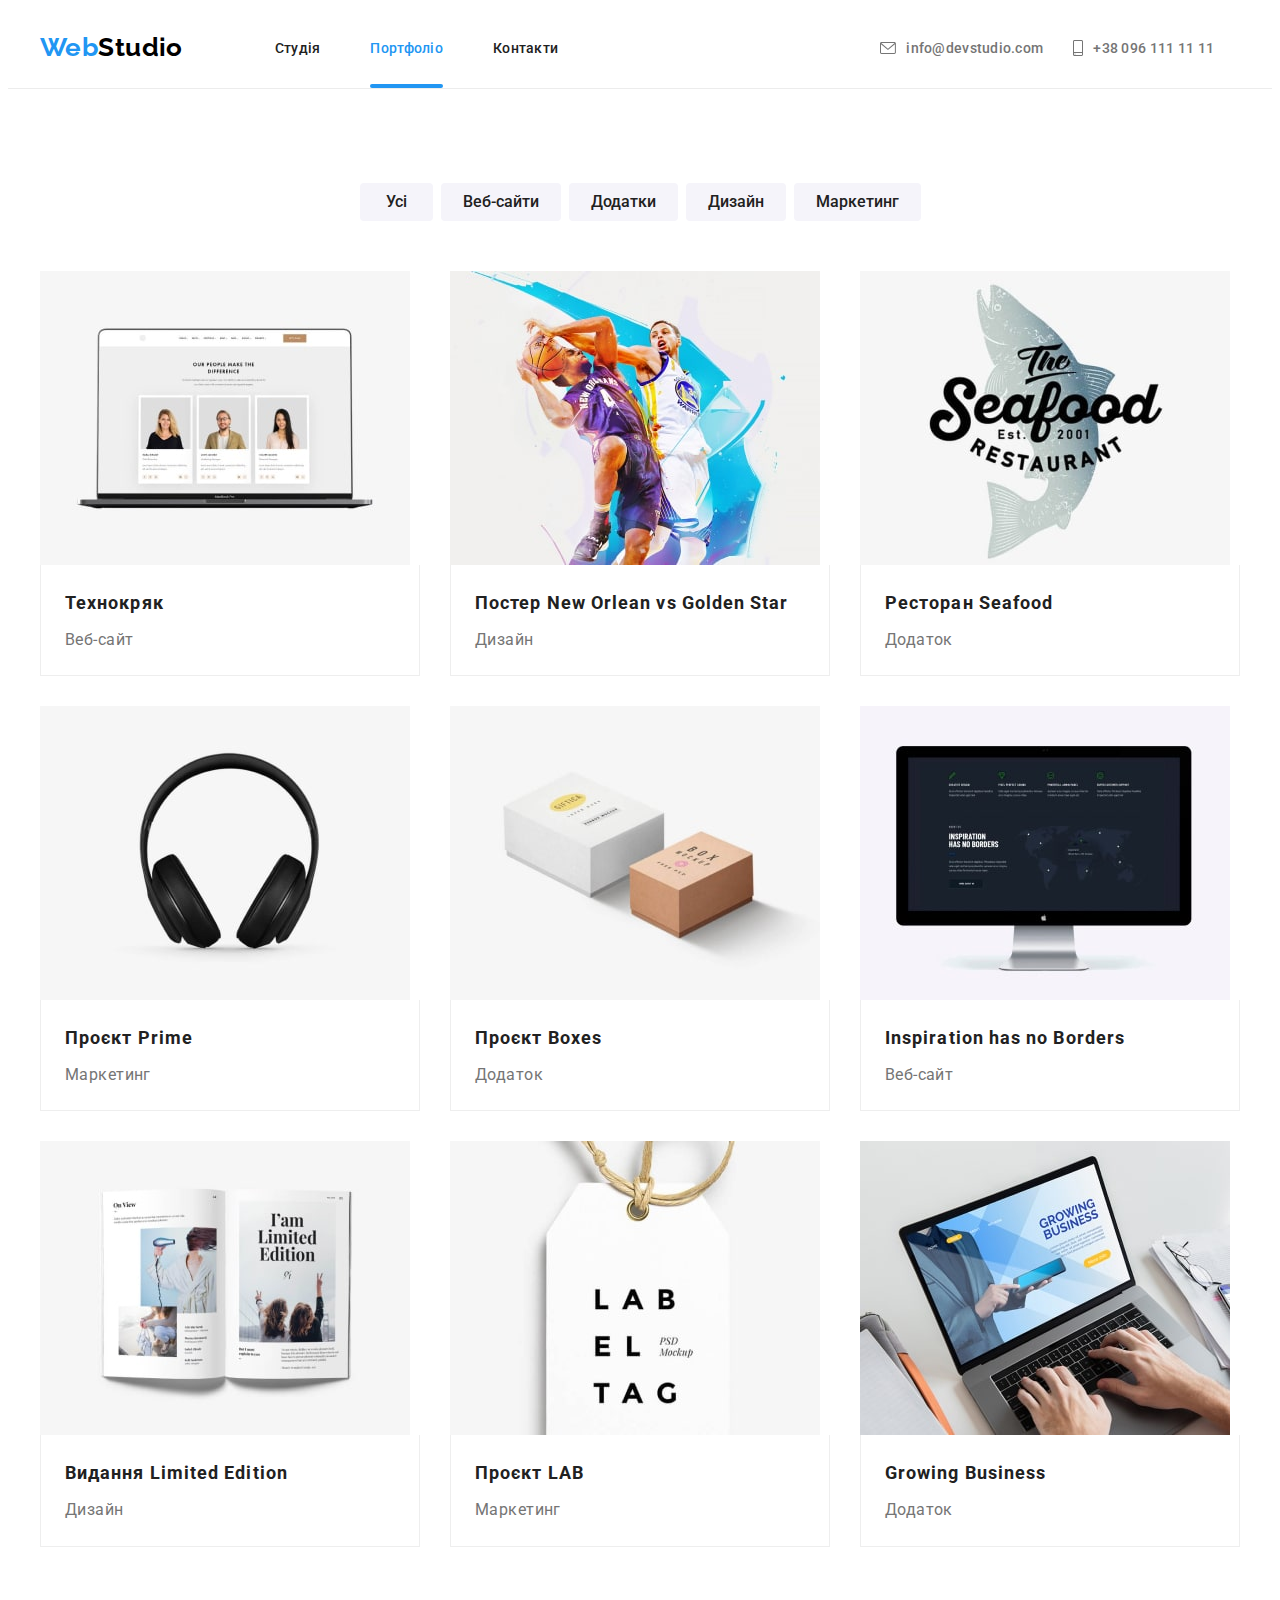
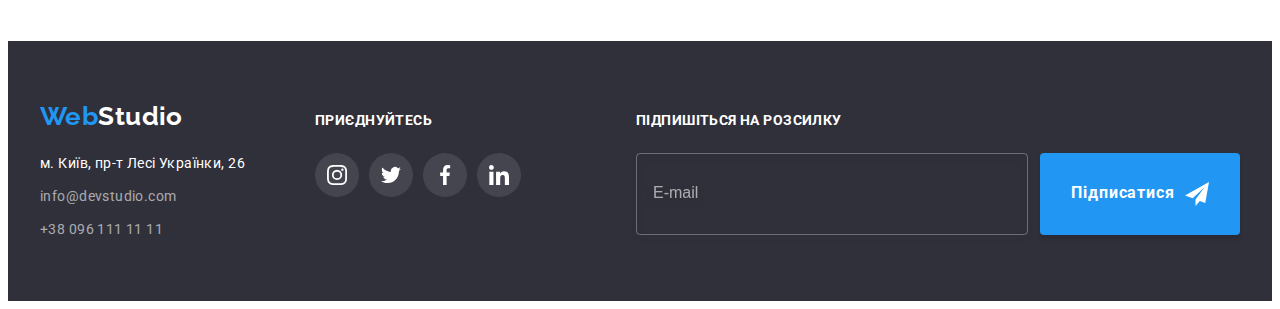
<file: portfolio.html>
<!DOCTYPE html>
<html lang="uk">
  <head>
    <meta charset="UTF-8" />
    <meta http-equiv="X-UA-Compatible" content="IE=edge" />
    <meta name="viewport" content="width=device-width, initial-scale=1.0" />
    <title lang="en">WebStudio</title>
    <link rel="preconnect" href="https://fonts.googleapis.com" />
    <link rel="preconnect" href="https://fonts.gstatic.com" crossorigin />
    <link
      href="https://fonts.googleapis.com/css2?family=Raleway:wght@700&family=Roboto:wght@400;500;700;900&display=swap"
      rel="stylesheet"
    />
    <link
      rel="stylesheet"
      href="https://cdnjs.cloudflare.com/ajax/libs/modern-normalize/1.1.0/modern-normalize.min.css"
      integrity="sha512-wpPYUAdjBVSE4KJnH1VR1HeZfpl1ub8YT/NKx4PuQ5NmX2tKuGu6U/JRp5y+Y8XG2tV+wKQpNHVUX03MfMFn9Q=="
      crossorigin="anonymous"
      referrerpolicy="no-referrer"
    />
    <link rel="stylesheet" href="./css/main.min.css" />
  </head>
  <body>
    <!-- about webstudio - navigation-->
    <header class="page-header">
      <div class="container">
        <nav class="nav">
          <a href="./index.html" lang="en" class="logo link"
            ><span class="logo-web">Web</span>Studio</a
          >

          <!-- <button type="button" class="menu-button is-open" data-menu-button>
            <svg
              width="40"
              heigh="40"
              aria-expanded="false"
              aria-controls="menu-container"
              aria-label="Перемикач мобільного меню"
            >
            <use
                class="icon-close"
                href="./images/icons.svg#mobile-close"
              ></use>
              <use class="icon-menu" href="./images/icons.svg#mobile-menu"></use>
            </svg>
          </button> -->

          <button
            class="menu-toggle js-open-menu"
            aria-expanded="false"
            aria-controls="mobile-menu"
          >
            <svg width="40" height="40">
              <use class="icon-menu" href="./images/icons.svg#mobile-menu"></use>
            </svg>
          </button>

          <!-- <div class="menu-containar is is-open" id="menu-container" data-menu> -->

          <div class="menu">
            <ul class="site-nav list">
              <li class="item">
                <a href="./index.html" class="link">Студія</a>
              </li>
              <li class="item">
                <a href="./portfolio.html" class="link current">Портфоліо</a>
              </li>
              <li class="item">
                <a href="" class="link">Контакти</a>
              </li>
            </ul>

            <ul class="auth-nav list">
              <li class="item">
                <a href="mailto:info@devstudio.com" class="contacts link mail"
                  ><svg class="icon-auth" width="14" height="10">
                    <use href="./images/icons.svg#icon-mail"></use></svg
                  >info@devstudio.com</a
                >
              </li>
              <li class="item">
                <a href="tel:+380961111111" class="contacts link phone"
                  ><svg class="icon-auth" width="10" height="14">
                    <use href="./images/icons.svg#icon-tel"></use></svg
                  >+38 096 111 11 11</a
                >
              </li>
            </ul>
          </div>
        </nav>
      </div>
    </header>

    <main>
      <!-- Filters and Projects Section -->
      <section class="section">
        <div class="container">
          <h1 class="visually-hidden">Фільтр проєктів з посиланнями</h1>
          <ul class="list filters-list">
            <li class="item">
              <button type="button" class="button secondary">Усі</button>
            </li>
            <li class="item">
              <button type="button" class="button">Веб-сайти</button>
            </li>
            <li class="item">
              <button type="button" class="button">Додатки</button>
            </li>
            <li class="item">
              <button type="button" class="button">Дизайн</button>
            </li>
            <li class="item">
              <button type="button" class="button">Маркетинг</button>
            </li>
          </ul>
          <ul class="projects list">
            <li class="item">
              <a href="" class="link">
                <div class="projects-thumb">
                  <img src="./images/hw-2/hw-2-1.jpg" alt="Технокряк" width="370" height="294" />
                  <div class="projects-overlay">
                    <p class="projects-description">
                      Ресурс пропонує комплексні пропозиції з різним рівнем функціоналу та сервісів.
                      Все це дозволить відвідувачу отримати вичерпні відомості про компанію чи
                      приватну особу.
                    </p>
                  </div>
                </div>
                <div class="projects-card">
                  <h2 class="projects-title">Технокряк</h2>
                  <p class="projects-text">Веб-сайт</p>
                </div>
              </a>
            </li>
            <li class="item">
              <a href="" class="link">
                <div class="projects-thumb">
                  <img src="./images/hw-2/hw-2-2.jpg" alt="Постер" width="370" height="294" />
                  <div class="projects-overlay">
                    <p class="projects-description">
                      Ресурс пропонує комплексні пропозиції з різним рівнем функціоналу та сервісів.
                      Все це дозволить відвідувачу отримати вичерпні відомості про компанію чи
                      приватну особу.
                    </p>
                  </div>
                </div>
                <div class="projects-card">
                  <h2 class="projects-title">
                    Постер <span lang="en">New Orlean vs Golden Star</span>
                  </h2>
                  <p class="projects-text">Дизайн</p>
                </div>
              </a>
            </li>
            <li class="item">
              <a href="" class="link">
                <div class="projects-thumb">
                  <img src="./images/hw-2/hw-2-3.jpg" alt="Ресторан" width="370" height="294" />
                  <div class="projects-overlay">
                    <p class="projects-description">
                      Ресурс пропонує комплексні пропозиції з різним рівнем функціоналу та сервісів.
                      Все це дозволить відвідувачу отримати вичерпні відомості про компанію чи
                      приватну особу.
                    </p>
                  </div>
                </div>
                <div class="projects-card">
                  <h2 class="projects-title">Ресторан <span lang="en">Seafood</span></h2>
                  <p class="projects-text">Додаток</p>
                </div>
              </a>
            </li>
            <li class="item">
              <a href="" class="link">
                <div class="projects-thumb">
                  <img src="./images/hw-2/hw-2-4.jpg" alt="Проєкт1" width="370" height="294" />
                  <div class="projects-overlay">
                    <p class="projects-description">
                      Ресурс пропонує комплексні пропозиції з різним рівнем функціоналу та сервісів.
                      Все це дозволить відвідувачу отримати вичерпні відомості про компанію чи
                      приватну особу.
                    </p>
                  </div>
                </div>
                <div class="projects-card">
                  <h2 class="projects-title">Проєкт <span lang="en">Prime</span></h2>
                  <p class="projects-text">Маркетинг</p>
                </div>
              </a>
            </li>
            <li class="item">
              <a href="" class="link">
                <div class="projects-thumb">
                  <img src="./images/hw-2/hw-2-5.jpg" alt="Проєкт2" width="370" height="294" />
                  <div class="projects-overlay">
                    <p class="projects-description">
                      Ресурс пропонує комплексні пропозиції з різним рівнем функціоналу та сервісів.
                      Все це дозволить відвідувачу отримати вичерпні відомості про компанію чи
                      приватну особу.
                    </p>
                  </div>
                </div>
                <div class="projects-card">
                  <h2 class="projects-title">Проєкт <span lang="en">Boxes</span></h2>
                  <p class="projects-text">Додаток</p>
                </div>
              </a>
            </li>
            <li class="item">
              <a href="" class="link">
                <div class="projects-thumb">
                  <img
                    src="./images/hw-2/hw-2-6.jpg"
                    alt="Натхнення не має кордонів"
                    width="370"
                    height="294"
                  />
                  <div class="projects-overlay">
                    <p class="projects-description">
                      Ресурс пропонує комплексні пропозиції з різним рівнем функціоналу та сервісів.
                      Все це дозволить відвідувачу отримати вичерпні відомості про компанію чи
                      приватну особу.
                    </p>
                  </div>
                </div>
                <div class="projects-card">
                  <h2 lang="en" class="projects-title">Inspiration has no Borders</h2>
                  <p class="projects-text">Веб-сайт</p>
                </div>
              </a>
            </li>
            <li class="item">
              <a href="" class="link">
                <div class="projects-thumb">
                  <img src="./images/hw-2/hw-2-7.jpg" alt="Видання" width="370" height="294" />
                  <div class="projects-overlay">
                    <p class="projects-description">
                      Ресурс пропонує комплексні пропозиції з різним рівнем функціоналу та сервісів.
                      Все це дозволить відвідувачу отримати вичерпні відомості про компанію чи
                      приватну особу.
                    </p>
                  </div>
                </div>
                <div class="projects-card">
                  <h2 class="projects-title">Видання <span lang="en">Limited Edition</span></h2>
                  <p class="projects-text">Дизайн</p>
                </div>
              </a>
            </li>
            <li class="item">
              <a href="" class="link">
                <div class="projects-thumb">
                  <img src="./images/hw-2/hw-2-8.jpg" alt="Проєкт3" width="370" height="294" />
                  <div class="projects-overlay">
                    <p class="projects-description">
                      Ресурс пропонує комплексні пропозиції з різним рівнем функціоналу та сервісів.
                      Все це дозволить відвідувачу отримати вичерпні відомості про компанію чи
                      приватну особу.
                    </p>
                  </div>
                </div>
                <div class="projects-card">
                  <h2 class="projects-title">Проєкт <span lang="en">LAB</span></h2>
                  <p class="projects-text">Маркетинг</p>
                </div>
              </a>
            </li>
            <li class="item">
              <a href="" class="link">
                <div class="projects-thumb">
                  <img
                    src="./images/hw-2/hw-2-9.jpg"
                    alt="Зростаючий бізнес"
                    width="370"
                    height="294"
                  />
                  <div class="projects-overlay">
                    <p class="projects-description">
                      Ресурс пропонує комплексні пропозиції з різним рівнем функціоналу та сервісів.
                      Все це дозволить відвідувачу отримати вичерпні відомості про компанію чи
                      приватну особу.
                    </p>
                  </div>
                </div>
                <div class="projects-card">
                  <h2 lang="en" class="projects-title">Growing Business</h2>
                  <p class="projects-text">Додаток</p>
                </div>
              </a>
            </li>
          </ul>
        </div>
      </section>
    </main>

    <div class="menu-container js-menu-container" id="mobile-menu">
      <button class="menu-toggle js-close-menu">
        <svg width="40" height="40">
          <use class="icon-close" href="./images/icons.svg#mobile-close"></use>
        </svg>
      </button>

      <div class="mobile-menu">
        <ul class="site-nav list flex-nav">
          <li class="item">
            <a href="./index.html" class="link">Студія</a>
          </li>
          <li class="item">
            <a href="./portfolio.html" class="link current">Портфоліо</a>
          </li>
          <li class="item">
            <a href="" class="link">Контакти</a>
          </li>
        </ul>

        <ul class="auth-nav list flex-nav">
          <li class="item">
            <a href="mailto:info@devstudio.com" class="contacts link"
              ><svg class="icon-auth" width="16" height="12">
                <use href="./images/icons.svg#icon-mail"></use></svg
              >info@devstudio.com</a
            >
          </li>
          <li class="item">
            <a href="tel:+380961111111" class="contacts link phone"
              ><svg class="icon-auth" width="10" height="16">
                <use href="./images/icons.svg#icon-tel"></use></svg
              >+38 096 111 11 11</a
            >
          </li>
        </ul>

        <ul class="mobile-social list">
          <li class="item"><a href="" class="link">Instagram</a></li>
          <li class="item"><a href="" class="link">Twitter</a></li>
          <li class="item"><a href="" class="link">Facebook</a></li>
          <li class="item"><a href="" class="link">LinkedIn</a></li>
        </ul>
      </div>
    </div>

    <!-- contacts information -->
    <footer class="footer">
      <div class="container footer-desktop">
        <div class="footer-tablet">
          <div class="footer-mobile">
            <a href="./index.html" lang="en" class="logo link link-footer"
              ><span class="logo-web">Web</span><span class="footer-logo">Studio</span></a
            >
            <address>
              <ul class="footer-contacts list">
                <li class="item">
                  <a
                    href="https://goo.gl/maps/8SUCzy2WXaMio3pG9"
                    target="_blank"
                    rel="noopener noreferrer nofollow"
                    class="map link"
                    >м. Київ, пр-т Лесі Українки, 26</a
                  >
                </li>
                <li class="item">
                  <a href="mailto:info@devstudio.com" class="contacts link">info@devstudio.com</a>
                </li>
                <li class="item">
                  <a href="tel:+380961111111" class="contacts link">+38 096 111 11 11</a>
                </li>
              </ul>
            </address>
          </div>
          <div class="footer-join footer-mobile">
            <strong class="join">Приєднуйтесь</strong>
            <ul class="list footer-social">
              <li class="item social-item">
                <a href="" class="link">
                  <svg class="social-icon" width="20" height="20">
                    <use href="./images/icons.svg#icon-instagram"></use>
                  </svg>
                </a>
              </li>
              <li class="item social-item">
                <a href="" class="link">
                  <svg class="social-icon" width="20" height="20">
                    <use href="./images/icons.svg#icon-twitter"></use>
                  </svg>
                </a>
              </li>
              <li class="item social-item">
                <a href="" class="link">
                  <svg class="social-icon" width="20" height="20">
                    <use href="./images/icons.svg#icon-facebook"></use>
                  </svg>
                </a>
              </li>
              <li class="item social-item">
                <a href="" class="link">
                  <svg class="social-icon" width="20" height="20">
                    <use href="./images/icons.svg#icon-linkedin"></use>
                  </svg>
                </a>
              </li>
            </ul>
          </div>
        </div>
        <div class="footer-send">
          <strong class="join">Підпишіться на розсилку</strong>
          <form class="footer-form">
            <input type="email" name="mail" placeholder="E-mail" class="footer-input" />
            <button type="submit" class="button primary form-button footer-button">
              Підписатися
              <svg width="24" height="24" class="icon-send">
                <use href="./images/icons.svg#icon-send"></use>
              </svg>
            </button>
          </form>
        </div>
      </div>
    </footer>

    <script defer src="./js/mobile-menu.js"></script>
  </body>
</html>
</file>
<file: css/main.min.css>
body{font-family:"Roboto",sans-serif;color:#757575;background-color:#fff;font-size:14px;line-height:1.7;letter-spacing:.03em}body.modal-open{overflow:hidden}.container{min-width:320px;padding-left:15px;padding-right:15px;margin-left:auto;margin-right:auto}@media screen and (min-width: 480px){.container{width:480px}}@media screen and (min-width: 768px){.container{width:768px}}@media screen and (min-width: 1200px){.container{width:1200px}}h1,h2,h3,h4,p{padding:0;margin-top:0}img{display:block;max-width:100%;height:auto}.main-section,.footer{background-color:#2f303a}.section{padding-top:60px;padding-bottom:60px}@media screen and (min-width: 1200px){.section{padding-top:94px;padding-bottom:94px}}.section-title{color:#212121;font-weight:700;font-size:28px;line-height:1.2;text-align:center;margin-bottom:30px}@media screen and (min-width: 1200px){.section-title{margin-bottom:50px;font-size:36px}}.visually-hidden{position:absolute;white-space:nowrap;width:1px;height:1px;overflow:hidden;border:0;padding:0;clip:rect(0 0 0 0);-webkit-clip-path:inset(50%);clip-path:inset(50%);margin:-1px}.footer-contacts,.projects,.filters-list,.customers,.footer-social,.social-list,.team__list,.job-section__list,.features,.mobile-social,.auth-nav,.site-nav{list-style:none;padding:0;margin:0}.map,.footer-contacts .contacts,.projects .link,.customers__link,.social-item .link,.form-checkbox__link,.mobile-social .link,.auth-nav .contacts,.site-nav .link,.logo{text-decoration:none}.logo{color:#000;font-family:"Raleway",sans-serif;font-weight:700;font-size:24px;line-height:1.2}@media screen and (min-width: 1200px){.logo{font-size:26px}}.nav>a{display:block;padding-top:24px;padding-bottom:25px}.logo-web{color:#2196f3}.footer-logo{color:#fff}.link-footer{display:inline-block;margin-bottom:20px}.page-header{border-bottom:1px solid #ececec}.page-header .nav{display:flex;align-items:center;max-height:60px}@media screen and (max-width: 767px){.page-header .nav{justify-content:space-between}}@media screen and (min-width: 768px){.page-header .nav{max-height:80px}}.menu{display:flex}@media(max-width: 767px){.menu{display:none}}.site-nav{font-size:40px;font-weight:500;line-height:1.2;letter-spacing:.02em}@media screen and (min-width: 768px){.site-nav{font-size:14px;display:flex;margin-left:90px}.site-nav .item+.item{margin-left:50px}}@media screen and (min-width: 1200px){.site-nav{margin-left:92px}}@media screen and (max-width: 767px){.site-nav .item{margin-bottom:32px}.site-nav .item:last-child{margin-bottom:0}}.site-nav .link{color:#212121;display:block;position:relative;transition:color 250ms cubic-bezier(0.4, 0, 0.2, 1)}@media screen and (min-width: 768px){.site-nav .link{padding-top:32px;padding-bottom:32px}}.site-nav .link:hover,.site-nav .link:focus{color:#2196f3}.site-nav .link.current{color:#2196f3}@media screen and (min-width: 768px){.site-nav .link.current::after{content:"";position:absolute;width:100%;height:4px;left:0;bottom:0;background:#2196f3;border-radius:2px}}.auth-nav{font-size:24px;font-weight:500;line-height:1.2;letter-spacing:.02em;display:flex}@media screen and (max-width: 767px){.auth-nav{flex-direction:column-reverse}}@media screen and (min-width: 768px){.auth-nav{font-size:12px}}@media screen and (min-width: 768px)and (max-width: 1199px){.auth-nav{flex-direction:column;justify-content:center;margin-left:96px}}@media screen and (min-width: 480px)and (max-width: 767px){.auth-nav .item{margin-bottom:64px}.auth-nav .item:last-child{margin-bottom:32px}}@media screen and (min-width: 768px)and (max-width: 1199px){.auth-nav .item:not(:last-child){margin-bottom:10px}}@media screen and (min-width: 1200px){.auth-nav{font-size:14px;margin-left:322px}.auth-nav .item+.item{margin-left:30px}}.auth-nav .contacts{color:#757575;transition:color 250ms cubic-bezier(0.4, 0, 0.2, 1)}@media screen and (min-width: 768px){.auth-nav .contacts{display:flex;align-items:center}}@media screen and (min-width: 1200px){.auth-nav .contacts{padding-top:32px;padding-bottom:32px}}.auth-nav .contacts:hover,.auth-nav .contacts:focus{color:#2196f3}@media screen and (min-width: 768px){.mail{padding-top:21px}.phone{padding-bottom:21px}}@media screen and (max-width: 767px){.auth-nav .phone{font-size:34px}}.icon-auth{margin-right:8px;fill:currentColor}@media screen and (min-width: 1200px){.icon-auth{margin-right:10px}}@media screen and (max-width: 767px){.icon-auth{display:none}}@media screen and (min-width: 1199px){.mail .icon-auth{width:16px;height:12px}.phone .icon-auth{height:16px}}@media screen and (max-width: 767px){.auth-nav .phone{font-weight:500;font-size:34px;line-height:1.2;letter-spacing:.02em;color:#2196f3}}.mobile-social{display:flex;align-items:center}.mobile-social .link{font-weight:500;font-size:18px;line-height:1.2;letter-spacing:.02em;color:#2196f3}.mobile-social .item:not(:last-child){padding-right:10px;border-right:1px solid rgba(33,33,33,.2)}.mobile-social .item:not(:first-child){padding-left:10px}@media screen and (min-width: 768px){.mobile-social{display:none}}@media screen and (max-width: 479px){.site-nav{font-size:28px}.auth-nav .item{margin-bottom:32px}.auth-nav .item:last-child{margin-bottom:16px}.auth-nav .phone{font-size:26px}.mobile-social{flex-wrap:wrap}.mobile-social .link{font-size:12px}.mobile-social .item:not(:last-child){padding-right:5px}.mobile-social .item:not(:first-child){padding-left:5px}}.menu{display:flex}@media(max-width: 767px){.menu{display:none}}.menu-toggle{min-height:40px;min-width:40px;display:flex;align-items:center;justify-content:center;margin:0;padding:0;background-color:rgba(0,0,0,0);cursor:pointer;border:none;border-radius:50%;outline:none}@media(min-width: 768px){.menu-toggle{display:none}}.menu-toggle:hover,.menu-toggle:focus{fill:#2196f3}.menu-container{position:fixed;top:0;left:0;width:100vw;height:100vh;padding:48px 40px;background-color:#fff;z-index:999;transform:translateX(100%);transition:transform 250ms ease-in-out;overflow:scroll}.menu-container.is-open{transform:translateX(0)}.menu-container .menu-toggle{position:absolute;top:10px;right:15px}.mobile-menu{display:flex;flex-direction:column;justify-content:space-between;height:100%}.main-section{text-align:center;padding-top:118px;padding-bottom:118px}@media screen and (min-width: 1200px){.main-section{padding-top:200px;padding-bottom:200px}}.main-title{color:#fff;font-weight:900;font-size:26px;line-height:1.6;letter-spacing:.06em;text-transform:uppercase;margin-top:0;margin-bottom:30px;margin-left:auto;margin-right:auto;max-width:360px}@media screen and (min-width: 1200px){.main-title{font-size:44px;line-height:1.4;max-width:696px}}.button{font-family:inherit;color:#212121;background-color:#f5f4fa;font-weight:500;font-size:16px;line-height:1.6;cursor:pointer;display:inline-block;border-radius:4px;border:none;min-width:73px;padding:6px 22px;box-shadow:none;transition:background-color 250ms cubic-bezier(0.4, 0, 0.2, 1),color 250ms cubic-bezier(0.4, 0, 0.2, 1),box-shadow 250ms cubic-bezier(0.4, 0, 0.2, 1)}.button:hover,.button:focus,.button:active{background-color:#2196f3;color:#fff;box-shadow:0px 3px 1px rgba(0,0,0,.1),0px 1px 2px rgba(0,0,0,.08),0px 2px 2px rgba(0,0,0,.12)}.button.primary{background-color:#2196f3;color:#fff;font-weight:700;line-height:1.9;letter-spacing:.06em;padding:10px 24px;box-shadow:0px 4px 4px rgba(0,0,0,.15);min-width:200px;transition:background-color 250ms cubic-bezier(0.4, 0, 0.2, 1)}@media screen and (min-width: 1200px){.button.primary{padding:10px 32px;min-width:216px}}.button.primary:hover,.button.primary:focus,.button.primary:active{background-color:#188ce8}.button.form-button{min-width:200px;padding:10px 52px}.button.footer-button{padding:10px 28px;display:flex;align-items:center;justify-content:center}@media screen and (max-width: 1199px){.button.footer-button{margin-right:auto;margin-left:auto}}@media screen and (min-width: 1200px){.button.footer-button{margin-left:12px}}.overlay{max-width:767px;min-height:400px;margin-left:auto;margin-right:auto;background-image:linear-gradient(rgba(47, 48, 58, 0.4), rgba(47, 48, 58, 0.4)),url(../images/background-img/mobile-bgi.jpg);background-color:#c4c4c4;background-size:cover;background-repeat:no-repeat;background-position:center}@media screen and (min-device-pixel-ratio: 2),screen and (-webkit-min-device-pixel-ratio: 2),screen and (min-resolution: 192dpi),screen and (min-resolution: 2dppx){.overlay{background-image:linear-gradient(rgba(47, 48, 58, 0.4), rgba(47, 48, 58, 0.4)),url(../images/background-img/mobile-bgi@2x.jpg)}}@media screen and (min-width: 768px){.overlay{max-width:1199px;background-image:linear-gradient(rgba(47, 48, 58, 0.4), rgba(47, 48, 58, 0.4)),url(../images/background-img/tablet-bgi.jpg)}}@media screen and (min-width: 768px)and (min-device-pixel-ratio: 2),screen and (min-width: 768px)and (-webkit-min-device-pixel-ratio: 2),screen and (min-width: 768px)and (min-resolution: 192dpi),screen and (min-width: 768px)and (min-resolution: 2dppx){.overlay{background-image:linear-gradient(rgba(47, 48, 58, 0.4), rgba(47, 48, 58, 0.4)),url(../images/background-img/tablet-bgi@2x.jpg)}}@media screen and (min-width: 1200px){.overlay{max-width:1600px;min-height:600px;background-image:linear-gradient(rgba(47, 48, 58, 0.4), rgba(47, 48, 58, 0.4)),url(../images/background-img/desktop-bgi.jpg)}}@media screen and (min-width: 1200px)and (min-device-pixel-ratio: 2),screen and (min-width: 1200px)and (-webkit-min-device-pixel-ratio: 2),screen and (min-width: 1200px)and (min-resolution: 192dpi),screen and (min-width: 1200px)and (min-resolution: 2dppx){.overlay{background-image:linear-gradient(rgba(47, 48, 58, 0.4), rgba(47, 48, 58, 0.4)),url(../images/background-img/desktop-bgi@2x.jpg)}}.backdrop{position:fixed;top:0;left:0;width:100%;height:100%;background-color:rgba(0,0,0,.2);overflow-y:scroll;z-index:1;transform:scale(1);transition:transform 250ms cubic-bezier(0.4, 0, 0.2, 1),opacity 250ms cubic-bezier(0.4, 0, 0.2, 1),visibility 250ms cubic-bezier(0.4, 0, 0.2, 1)}.backdrop.is-hidden{opacity:0;pointer-events:none;visibility:hidden;transform:scale(0)}.modal{width:450px;height:609px;background:#fff;box-shadow:0px 1px 3px rgba(0,0,0,.12),0px 1px 1px rgba(0,0,0,.14),0px 2px 1px rgba(0,0,0,.2);border-radius:4px;position:absolute;top:50%;left:50%;transform:translate(-50%, -50%);overflow-y:auto}@media screen and (min-width: 1200px){.modal{width:528px;height:581px}}.close-button{position:absolute;right:8px;top:8px;width:30px;height:30px;background-color:#fff;border:1px solid rgba(0,0,0,.1);border-radius:50%;cursor:pointer;display:flex;align-items:center;justify-content:center;transition:fill 250ms cubic-bezier(0.4, 0, 0.2, 1),border 250ms cubic-bezier(0.4, 0, 0.2, 1)}.close-button:hover,.close-button:focus,.close-button:active{fill:#2196f3;border:1px solid #2196f3}@media screen and (max-width: 479px){.modal{width:300px;max-height:80vh}}.form{padding:40px}.form__text{font-size:20px;line-height:1.5;color:#212121}@media screen and (min-width: 1200px){.form__text{line-height:1.2}}.form-field{display:flex;flex-direction:column;position:relative}.form-field+.form-field{margin-top:10px}.form-field:focus-within>.form-field__icon,.form-field:hover>.form-field__icon{fill:#2196f3}.form-field__label{font-size:12px;line-height:1.2;letter-spacing:.01em;text-align:left;margin-bottom:4px}.form-field__input{width:100%;padding-top:11px;padding-bottom:11px;padding-right:12px;padding-left:42px}.form-field__textarea{padding:12px 16px;width:100%;height:116px;resize:none}.form-field__input{border:1px solid rgba(33,33,33,.2);border-radius:4px;outline:none;transition:border 250ms cubic-bezier(0.4, 0, 0.2, 1)}.form-field__input:focus,.form-field__input:hover{border:1px solid #2196f3}.form-field__textarea{border:1px solid rgba(33,33,33,.2);border-radius:4px;outline:none;transition:border 250ms cubic-bezier(0.4, 0, 0.2, 1)}.form-field__textarea:focus,.form-field__textarea:hover{border:1px solid #2196f3}.form-field__textarea::-moz-placeholder{font-size:12px;line-height:1.2;letter-spacing:.01em;color:rgba(117,117,117,.5)}.form-field__textarea:-ms-input-placeholder{font-size:12px;line-height:1.2;letter-spacing:.01em;color:rgba(117,117,117,.5)}.form-field__textarea::placeholder{font-size:12px;line-height:1.2;letter-spacing:.01em;color:rgba(117,117,117,.5)}.form__inputs{margin-top:10px;margin-bottom:20px}.form-field__icon{position:absolute;top:50%;left:12px;transition:fill 250ms cubic-bezier(0.4, 0, 0.2, 1)}.form-checkbox{display:flex;align-items:center;justify-content:center;margin-bottom:30px}.form-checkbox__link{color:#2196f3;display:inline-block;position:relative}.form-checkbox__link::after{content:"";position:absolute;width:100%;height:1px;left:0;bottom:4px;background:#2196f3}.form-checkbox__text{margin-left:7px}@media screen and (max-width: 1199px){.form-checkbox__text{font-size:12px}}.form-checkbox__check-border{opacity:1;transition:opacity 250ms cubic-bezier(0.4, 0, 0.2, 1)}.form-checkbox__check{opacity:0;transition:opacity 250ms cubic-bezier(0.4, 0, 0.2, 1),fill 250ms cubic-bezier(0.4, 0, 0.2, 1)}.form-checkbox__input:checked+.form-checkbox__icon>.form-checkbox__check{opacity:1;fill:#2196f3}.form-checkbox__input:checked+.form-checkbox__icon>.form-checkbox__check-border{opacity:0}@media screen and (max-width: 479px){.form{padding:42px 15px}.form-checkbox__text{font-size:8px}.form-checkbox__link::after{bottom:2px}}.features__title{color:#212121;font-weight:700;font-size:14px;line-height:1.1;text-transform:uppercase;margin-bottom:10px}@media screen and (max-width: 767px){.features__title{text-align:center}}@media screen and (min-width: 768px){.features{display:flex;flex-wrap:wrap}}@media screen and (min-width: 1200px){.features{flex-wrap:nowrap}}@media screen and (max-width: 767px){.features__item:not(:last-child){margin-bottom:30px}}@media screen and (min-width: 768px)and (max-width: 1199px){.features__item{flex-basis:calc((100% - 30px)/2)}.features__item:nth-child(2n){margin-left:30px}.features__item:nth-child(-n+2){margin-bottom:30px}}@media screen and (min-width: 1200px){.features__item{width:270px}.features__item+.features__item{margin-left:30px}}.features__text{margin-bottom:0}.features__box{height:120px;background:#f5f4fa;display:flex;align-items:center;justify-content:center;border-radius:4px;margin-bottom:30px}.job-section{padding-top:0}@media screen and (max-width: 1199px){.job-section{display:none}}.job-section__list{display:flex}.job-section__item+.job-section__item{margin-left:30px}.job-section__thumb{position:relative}.job-section__label{position:absolute;left:0;bottom:0;width:100%;height:70px;background-color:rgba(47,48,58,.8);display:flex;align-items:center;justify-content:center}.job-section__description{margin-bottom:0;font-weight:700;line-height:1.1;text-transform:uppercase;color:#fff}.team{background-color:#f5f4fa}.team__box{padding:30px 122px 24px 122px}@media screen and (min-width: 768px){.team__box{padding:30px 74px 24px 74px}}@media screen and (min-width: 1200px){.team__box{padding:30px 32px}}.team__name{color:#212121;font-weight:500;font-size:16px;line-height:1.2;margin-bottom:10px}.team__position{font-size:16px;line-height:1.2;margin-bottom:16px}.team__name,.team__position{text-align:center}@media screen and (min-width: 768px){.team__list{display:flex;flex-wrap:wrap;text-align:center}}@media screen and (min-width: 1200px){.team__list{flex-wrap:nowrap}}.team__item{background:#fff;box-shadow:0px 1px 3px rgba(0,0,0,.12),0px 1px 1px rgba(0,0,0,.14),0px 2px 1px rgba(0,0,0,.2);border-radius:0px 0px 4px 4px;margin-bottom:30px}.team__item:last-child{margin-bottom:0}@media screen and (min-width: 768px)and (max-width: 1199px){.team__item{flex-basis:calc((100% - 30px)/2)}.team__item:nth-child(2n+1){margin-right:30px}.team__item:nth-child(n+3){margin-bottom:0}}@media screen and (min-width: 1200px){.team__item+.team__item{margin-left:30px}.team__item{margin-bottom:0}}@media screen and (max-width: 479px){.team__box{padding:24px 40px}}.social-list{display:flex}.social-list .item+.item{margin-left:10px}.social-item .link{width:44px;height:44px;border-radius:50%;display:flex;align-items:center;justify-content:center;fill:#afb1b8;transition:background-color 250ms cubic-bezier(0.4, 0, 0.2, 1),fill 250ms cubic-bezier(0.4, 0, 0.2, 1)}.social-item .link:hover,.social-item .link:focus{background-color:#2196f3;fill:#fff}.footer-social{display:flex}@media screen and (max-width: 1199px){.footer-social{justify-content:center}}.footer-social .link{background-color:rgba(255,255,255,.1);fill:#fff}.footer-social .item+.item{margin-left:10px}@media screen and (max-width: 479px){.social-list{justify-content:center}}.customers{display:flex;flex-wrap:wrap}@media screen and (min-width: 1200px){.customers{flex-wrap:nowrap}}@media screen and (max-width: 767px){.customers__item{flex-basis:calc((100% - 30px)/2)}.customers__item:nth-child(2n){margin-left:30px}.customers__item:nth-child(-n+4){margin-bottom:30px}}@media screen and (min-width: 768px)and (max-width: 1199px){.customers__item{flex-basis:calc((100% - 60px)/3)}.customers__item{margin-right:30px}.customers__item:nth-child(3n+3){margin-right:0}.customers__item:nth-child(-n+3){margin-bottom:30px}}@media screen and (min-width: 1200px){.customers__item{width:170px}.customers__item+.customers__item{margin-left:30px}}.customers__link{height:92px;border:1px solid #afb1b8;border-radius:4px;display:flex;align-items:center;justify-content:center;fill:#afb1b8;transition:border 250ms cubic-bezier(0.4, 0, 0.2, 1),fill 250ms cubic-bezier(0.4, 0, 0.2, 1)}.customers__link:hover,.customers__link:focus{border:1px solid #2196f3;fill:#2196f3}.filters-list{display:flex;justify-content:center;margin-bottom:50px}.filters-list .item+.item{margin-left:8px}.projects{display:flex;flex-wrap:wrap;gap:30px}.projects .link{color:#212121;display:block;box-shadow:none;transition:box-shadow 250ms cubic-bezier(0.4, 0, 0.2, 1)}.projects .link:hover,.projects .link:focus{box-shadow:0px 3px 1px rgba(0,0,0,.1),0px 1px 2px rgba(0,0,0,.08),0px 2px 2px rgba(0,0,0,.12)}.projects .item{flex-basis:calc((100% - 60px)/3)}.projects h2{margin-bottom:4px}.projects p{margin-bottom:0}.projects-title{font-weight:700;font-size:18px;line-height:2;letter-spacing:.06em}.projects-text{color:#757575;font-size:16px;line-height:1.9}.projects-card{padding:20px 24px;background:#fff;border-right:1px solid #eee;border-left:1px solid #eee;border-bottom:1px solid #eee}.projects-thumb{position:relative;overflow:hidden}.projects-description{font-size:18px;line-height:1.6;color:#fff}.projects-overlay{position:absolute;top:0;left:0;width:100%;height:100%;display:flex;align-items:center;padding:0px 24px;background-color:rgba(33,150,243,.9);transform:translateY(100%);transition:transform 250ms cubic-bezier(0.4, 0, 0.2, 1)}.projects .link:hover .projects-overlay{transform:translateY(0)}.projects .link:hover .projects-overlay{transform:translateY(0)}.footer{padding-top:60px;padding-bottom:60px}@media screen and (max-width: 1199px){.footer{text-align:center}}@media screen and (max-width: 767px){.footer-mobile{margin-bottom:60px}}.footer-contacts{font-style:normal}.footer-contacts .item:not(:last-child){margin-bottom:8px}@media screen and (min-width: 1200px){.footer-contacts .item:not(:last-child){margin-bottom:9px}}.footer-contacts .contacts{color:rgba(255,255,255,.6);transition:color 250ms cubic-bezier(0.4, 0, 0.2, 1)}.footer-contacts .map:hover,.footer-contacts .map:focus,.footer-contacts .contacts:hover,.footer-contacts .contacts:focus{color:#2196f3}.map{color:#fff}.map .contacts{transition:color 250ms cubic-bezier(0.4, 0, 0.2, 1)}@media screen and (min-width: 768px){.footer-tablet{display:flex;align-items:baseline}}@media screen and (min-width: 768px)and (max-width: 1199px){.footer-tablet{margin-bottom:60px;justify-content:space-around}}@media screen and (min-width: 1200px){.footer-desktop{display:flex;align-items:baseline;justify-content:space-between}}@media screen and (min-width: 1200px){.footer-join{margin-left:70px}}.join{text-transform:uppercase;color:#fff;display:block;margin-bottom:20px}@media screen and (min-width: 1200px){.footer-form{display:flex}}.icon-send{margin-left:10px}.footer-input{height:50px;outline:none;border:1px solid rgba(255,255,255,.3);filter:drop-shadow(0px 4px 4px rgba(0, 0, 0, 0.15));border-radius:4px;background-color:rgba(0,0,0,0);padding:15px 16px;color:#fff;transition:border 250ms cubic-bezier(0.4, 0, 0.2, 1)}@media screen and (max-width: 767px){.footer-input{width:100%}}@media screen and (min-width: 768px){.footer-input{width:450px}}@media screen and (max-width: 1199px){.footer-input{margin-bottom:20px;display:block;margin-left:auto;margin-right:auto}}@media screen and (min-width: 1200px){.footer-input{width:358px}}.footer-input::-moz-placeholder{font-size:16px;line-height:1.3;color:rgba(255,255,255,.6)}.footer-input:-ms-input-placeholder{font-size:16px;line-height:1.3;color:rgba(255,255,255,.6)}.footer-input::placeholder{font-size:16px;line-height:1.3;color:rgba(255,255,255,.6)}.footer-input:focus,.footer-input:hover{border:1px solid #fff}/*# sourceMappingURL=main.min.css.map */
</file>
